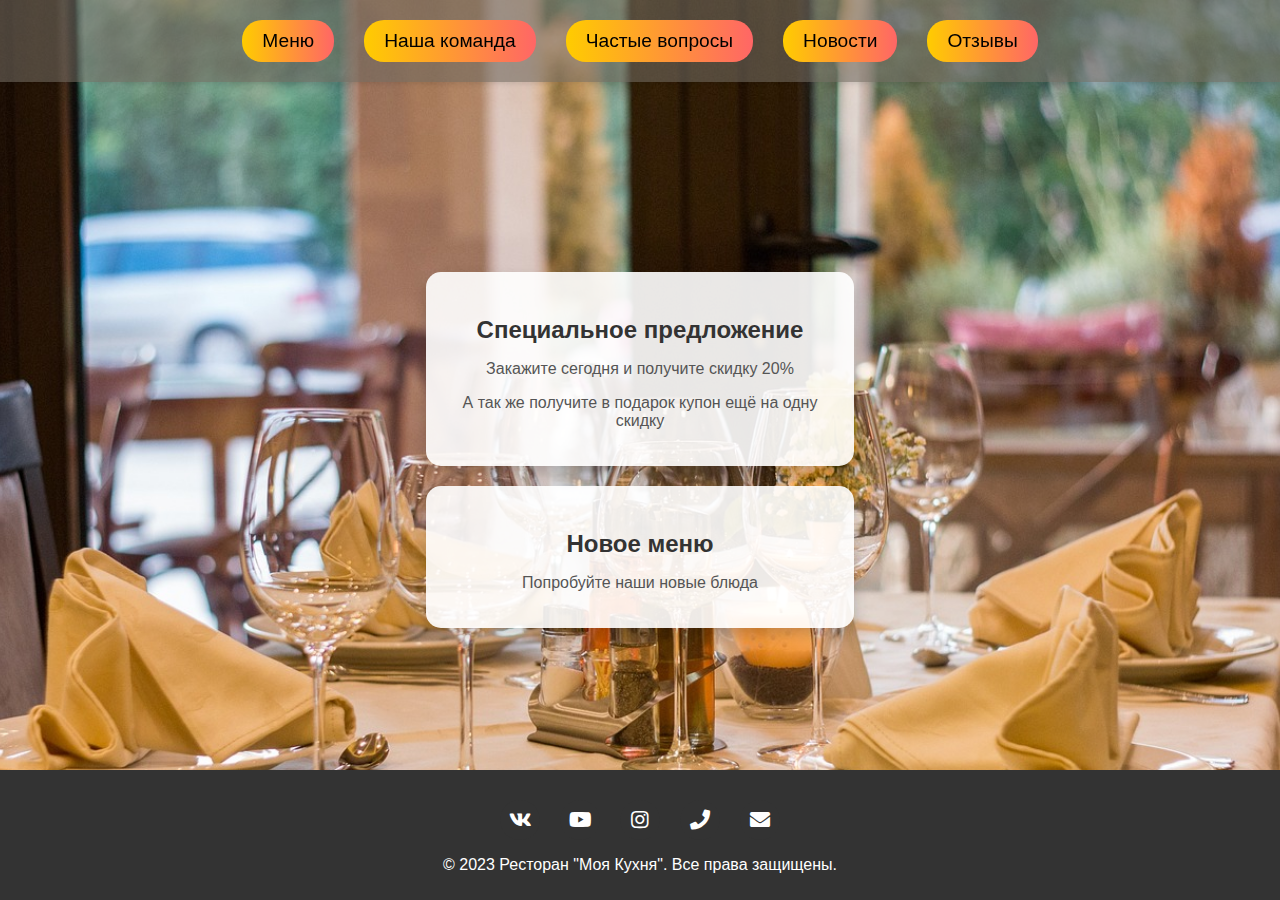
<file: index.html>
<!DOCTYPE html>
<html lang="en">

<head>
  <meta charset="UTF-8">
  <meta name="viewport" content="width=device-width, initial-scale=1.0">
  <title>Ресторан "Моя Кухня"</title>
  <link rel="stylesheet" href="https://cdnjs.cloudflare.com/ajax/libs/font-awesome/5.15.4/css/all.min.css">
  <link rel="stylesheet" href="burger-menu.css">
  <link rel="stylesheet" href="styles.css">
  <style>
    /* Общие стили */
    body {
      margin: 0;
      font-family: Arial, sans-serif;
    }

    /* Стили для заднего фона */
    .hero {
      background-image: url('restaurant-449952_1280.jpg');
      background-size: cover;
      background-position: center;
      height: 100vh;
      display: flex;
      justify-content: center;
      align-items: center;
      text-align: center;
      color: white;
      padding: 0 20px;
      /* Небольшие отступы по бокам */
      position: relative;
    }
    /* Стили для новых разделов */
    /* Раздел Уникальные рецепты */
    

    .hero h1 {
      display: none;
      /* Удаляем текст "Добро пожаловать" */
    }

    .hero h3 {
      font-size: 1.5em;
      margin-bottom: 10px;
    }

    .hero p {
      font-size: 1em;
    }

    /* Стили для раздела мероприятий */
    .events {
      padding: 50px 20px;
      text-align: center;
    }

    .event-list {
      display: flex;
      flex-wrap: wrap;
      justify-content: center;
    }

    .event {
      width: calc(33.33% - 40px);
      margin: 20px;
      padding: 20px;
      background-color: rgba(255, 255, 255, 0.9);
      border-radius: 10px;
      box-shadow: 0 4px 8px rgba(0, 0, 0, 0.1);
      transition: transform 0.3s ease;
    }

    .event:hover {
      transform: translateY(-5px);
    }

    .event h3 {
      font-size: 1.5em;
      margin-bottom: 10px;
    }

    .event p {
      font-size: 1em;
    }

    /* Адаптация для мобильных устройств */
    @media (max-width: 768px) {
      .events {
        padding: 30px 10px;
      }

      .event {
        width: calc(100% - 20px);
        margin: 10px auto;
      }
    }
  </style>
</head>
  

<body>
  <header class="header">
    <nav class="navigation">
      <ul class="nav-links">
        <!-- Добавим кнопку для вызова формы -->
        <li><a href="menu.html" class="btn">Меню</a></li>
        <li><a href="about.html" class="btn">Наша команда</a></li>
        <li><a href="voprosi.html" class="btn">Частые вопросы</a></li>
        <li><a href="novosti.html" class="btn">Новости</a></li>
        <li><a href="otzivi.html" class="btn">Отзывы</a></li>
        <!-- Добавляем кнопку авторизации -->
      </ul>
    </nav>

  </header>
  <div class="burger">
    <div class="line1"></div>
    <div class="line2"></div>
    <div class="line3"></div>
  </div>
  <main>
    <section id="home" class="hero">
      <div class="card-container">
        <div class="card">
          <h3>Специальное предложение</h3>
          <p>Закажите сегодня и получите скидку 20%</p>
          <p>А так же получите в подарок купон ещё на одну скидку </p>
        </div>
        <div class="card">
          <h3>Новое меню</h3>
          <p>Попробуйте наши новые блюда</p>
        </div>
        <!-- Добавьте другие карточки по вашему усмотрению -->
      </div>
    </section>
    
    <footer class="footer">
      <!-- Иконки социальных сетей -->
      <div class="social-icons">
        <a href="https://vk.com/ahahasanechka" class="social-icon"><i class="fab fa-vk"></i></a>
        <a href="https://www.youtube.com/channel/UCPkKbC6XpBxFPG0ZoKid3FQ" class="social-icon"><i
            class="fab fa-youtube"></i></a>
        <a href="https://www.instagram.com/ahahasanechka/" class="social-icon"><i class="fab fa-instagram"></i></a>
        <a href="tel:+1234567890" class="social-icon"><i class="fas fa-phone"></i></a>
        <a href="mailto:example@example.com" class="social-icon"><i class="fas fa-envelope"></i></a>

      </div>

      <p>© 2023 Ресторан "Моя Кухня". Все права защищены.</p>
    </footer>

    <script src="./burger.js"></script>
</body>

</html>
</file>
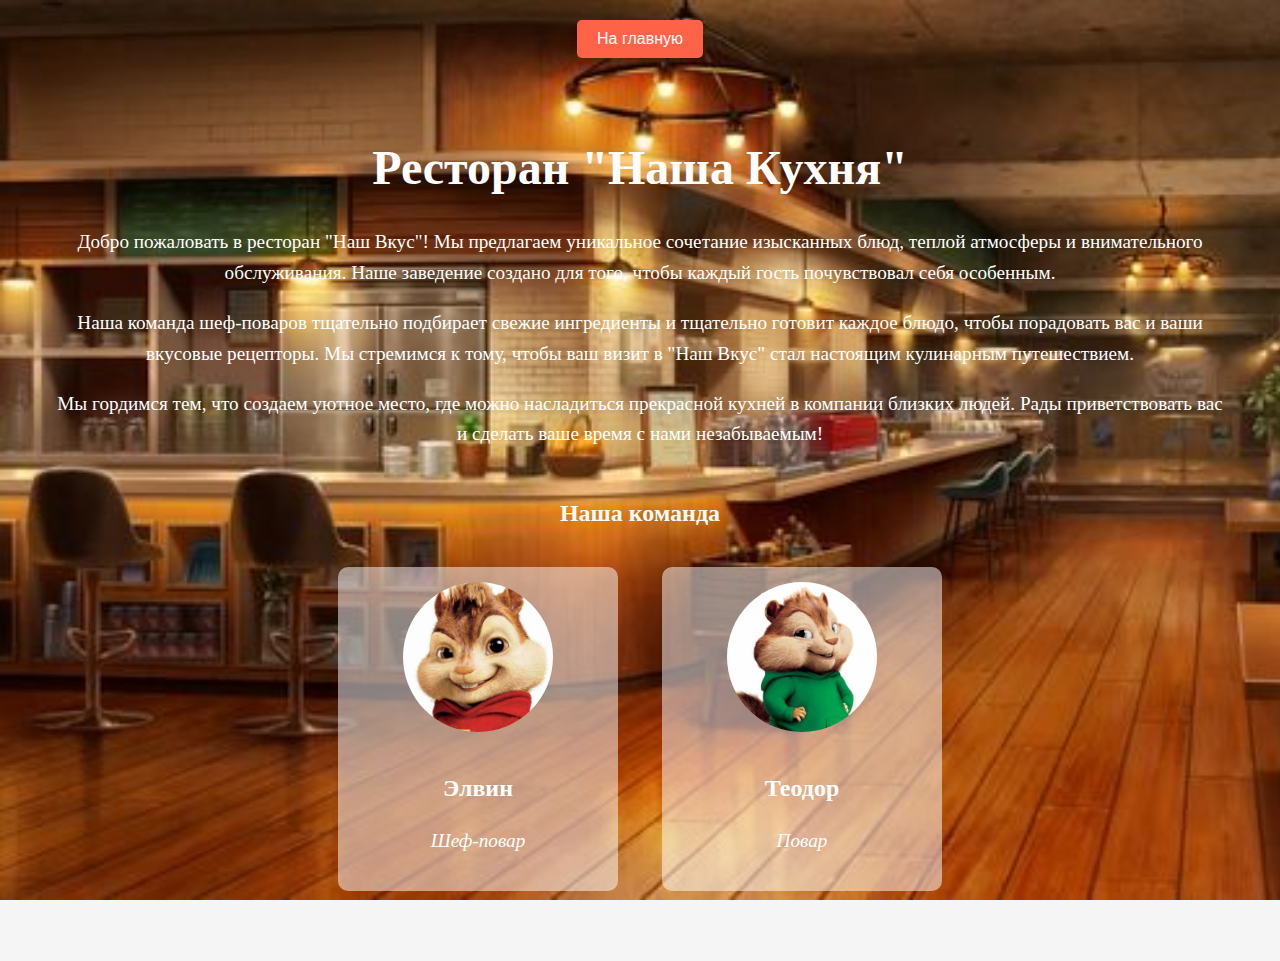
<file: about.html>
<!DOCTYPE html>
<html lang="en">
<head>
  <meta charset="UTF-8">
  <meta name="viewport" content="width=device-width, initial-scale=1.0"> <!-- Оптимизация для мобильных устройств -->
  <title>О нас - Ресторан "Наш Вкус"</title>
  <link rel="stylesheet" href="styles.css"> <!-- Подключение файла стилей CSS -->
  <link rel="stylesheet" href="styles2about.css"> <!-- Подключение файла стилей CSS -->
</head>
<body>

<!-- Кнопка "На главную" -->
<div class="top-button">
  <a href="saitik.html">
    <button class="main-button">На главную</button>
  </a>
</div>

<!-- Заголовок и контент "О нас" -->
<section id="about">
  <h1>  Ресторан "Наша Кухня"</h1>
  <p>
    Добро пожаловать в ресторан "Наш Вкус"! Мы предлагаем уникальное сочетание изысканных блюд, теплой атмосферы и внимательного обслуживания. Наше заведение создано для того, чтобы каждый гость почувствовал себя особенным.
  </p>
  <p>
    Наша команда шеф-поваров тщательно подбирает свежие ингредиенты и тщательно готовит каждое блюдо, чтобы порадовать вас и ваши вкусовые рецепторы. Мы стремимся к тому, чтобы ваш визит в "Наш Вкус" стал настоящим кулинарным путешествием.
  </p>
  <p>
    Мы гордимся тем, что создаем уютное место, где можно насладиться прекрасной кухней в компании близких людей. Рады приветствовать вас и сделать ваше время с нами незабываемым!
  </p>

  <!-- Блок информации о сотрудниках -->
  <div id="team">
    <h2>Наша команда</h2>
    <div class="employee">
      <img src="Elvin.jpg" alt="Элвин">
      <h3>Элвин</h3>
      <p>Шеф-повар</p>
    </div>
    <div class="employee">
      <img src="teodor.jpg" alt="Сотрудник 2">
      <h3>Теодор</h3>
      <p>Повар</p>
    </div>
    <!-- Добавьте аналогичные блоки для других сотрудников -->
  </div>
</section>

</body>
</html>
</file>
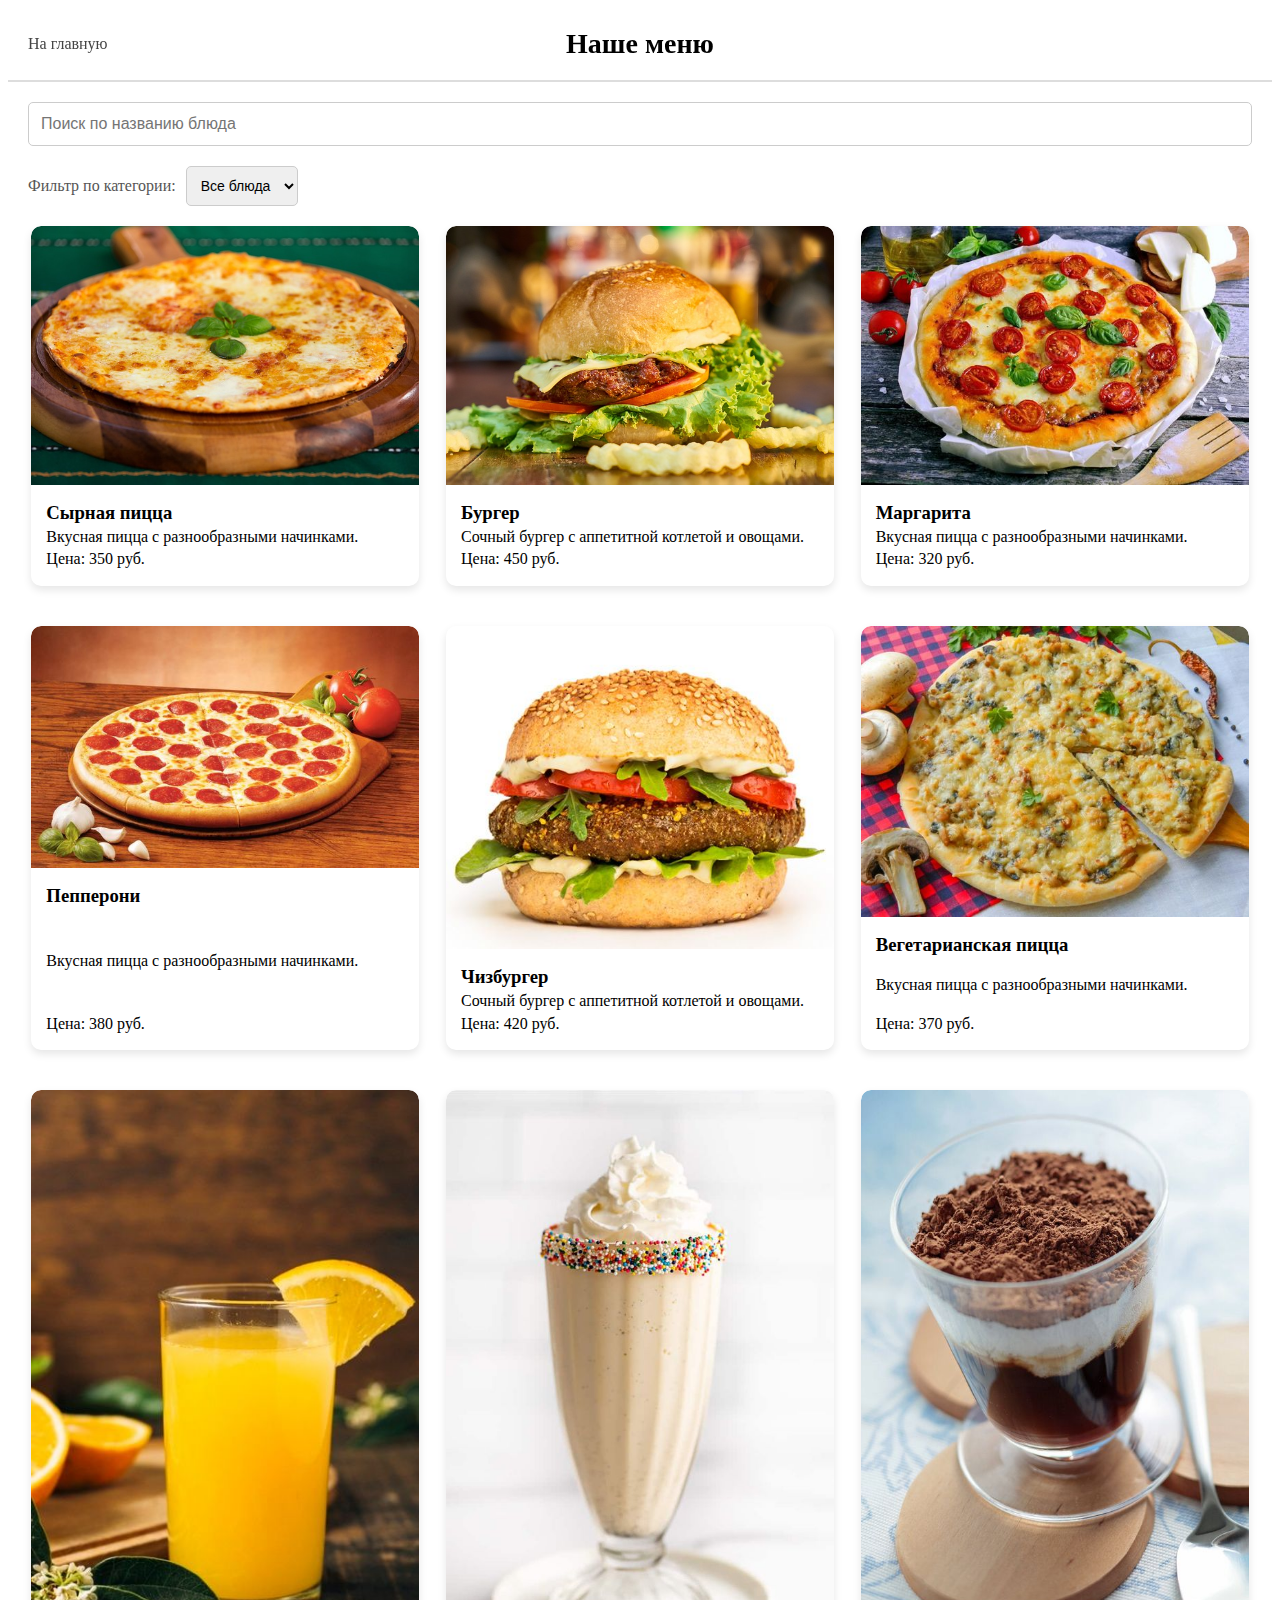
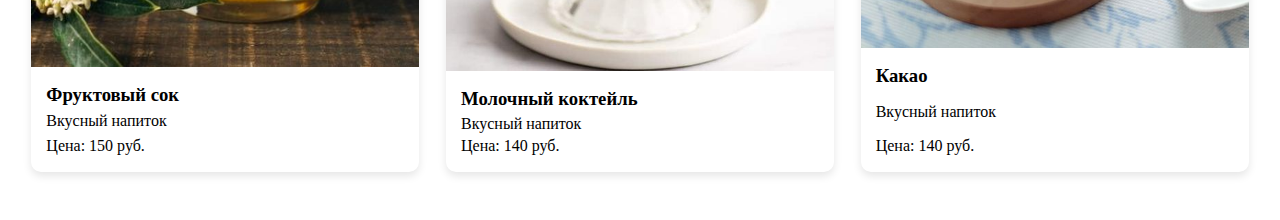
<file: menu.html>
<!DOCTYPE html>
<html lang="en">
<head>
  <meta charset="UTF-8">
  <meta name="viewport" content="width=device-width, initial-scale=1.0">
  <title>Меню</title>
  <link rel="preload" href="pexels-roman-odintsov-4551832.jpg" as="image">

   <!-- Предварительная загрузка изображений -->
   <link rel="preload" href="food-3337656_640.jpg" as="image">
   <link rel="preload" href="371ca16f9a887e4a7d2c90c17ebaab77.jpg" as="image">
   <link rel="preload" href="584006059d5b9ba8c3b3560055c37a90.jpg" as="image">
   <link rel="preload" href="7072a7cb747d63a72f7c96c571bbb9c2.jpg" as="image">
   <link rel="preload" href="burger-3047550_640.jpg" as="image">
   <link rel="preload" href="234592f8ab997369dd2bd20ad04e61df.jpg" as="image">
   <link rel="preload" href="6516320288347632e65f2ce5b0627810.jpg" as="image">
   <link rel="preload" href="sok.jpg" as="image">
   <link rel="preload" href="nap.jpg" as="image">
   <link rel="preload" href="kakao.jpg" as="image">

   <!-- Добавьте предварительную загрузку для других изображений -->
 

<!-- Остальной HTML и код JavaScript -->

  <!-- Подключение стилей -->
<style>
  /* Ваши стили здесь */
 /* Стили для заднего фона */
 .hero {
      background-image: url('restaurant-449952_1280.jpg');
      background-size: cover;
      background-position: center;
      height: 100vh;
      display: flex;
      justify-content: center;
      align-items: center;
      text-align: center;
      color: white;
      padding: 0 20px;
      /* Небольшие отступы по бокам */
      position: relative;
    }
    /* Стили для новых разделов */
    /* Раздел Уникальные рецепты */
    

    .hero h1 {
      display: none;
      /* Удаляем текст "Добро пожаловать" */
    }

    .hero h3 {
      font-size: 1.5em;
      margin-bottom: 10px;
    }

    .hero p {
      font-size: 1em;
    }
  header {
    background-color: rgba(255, 255, 255, 0.9);
    padding: 20px 0;
    text-align: center;
    border-bottom: 2px solid #ddd;
    position: relative;
    backdrop-filter: blur(10px); /* Применение размытия к фону шапки */
  }

  h1 {
    margin: 0;
    font-size: 28px;
    font-weight: bold;
  }

  .go-back {
    position: absolute;
    left: 20px;
    top: 50%;
    transform: translateY(-50%);
    color: #444;
    text-decoration: none;
    transition: color 0.3s ease;
  }

  .go-back:hover {
    color: #000;
  }

  main {
  padding: 20px;
  overflow-x: hidden; /* Добавляем свойство для скрытия горизонтальной прокрутки */
}


  .search-bar input[type="text"] {
    padding: 12px;
    font-size: 16px;
    border: 1px solid #ccc;
    border-radius: 5px;
    width: 100%;
    box-sizing: border-box;
    margin-bottom: 20px;
  }

  .filter-controls {
    display: flex;
    align-items: center;
    margin-bottom: 20px;
  }

  .filter-controls label {
    font-size: 16px;
    color: #555;
    margin-right: 10px;
  }

  .filter-controls select {
    padding: 10px;
    font-size: 14px;
    border-radius: 5px;
    border: 1px solid #ccc;
  }

  .menu-list {
    display: flex;
    flex-wrap: wrap;
    gap: 20px;
    justify-content: space-around;
  }

  .dish-card {
    width: calc(33.33% - 20px);
    margin-bottom: 20px;
    border-radius: 10px;
    overflow: hidden;
    box-shadow: 0 4px 8px rgba(0, 0, 0, 0.1);
    transition: transform 0.3s ease;
    background-color: #fff;
  }

  .dish-card:hover {
    transform: translateY(-5px);
  }

  .dish-card {
  width: calc(33.33% - 20px);
  max-width: calc(33.33% - 20px);
  margin-bottom: 20px;
  border-radius: 10px;
  overflow: hidden;
  box-shadow: 0 4px 8px rgba(0, 0, 0, 0.1);
  transition: transform 0.3s ease;
  background-color: #fff;
  display: flex;
  flex-direction: column;
}

.dish-card:hover {
  transform: translateY(-5px);
}

.dish-card img {
  width: 100%; /* Изменяем ширину изображения на 100% */
  height: auto; /* Позволяет изображению сохранять пропорции */
  object-fit: cover;
  border-radius: 10px 10px 0 0;
}


.dish-details {
  padding: 15px;
  border-radius: 0 0 10px 10px;
  flex-grow: 1;
  display: flex;
  flex-direction: column;
  justify-content: space-between;
  white-space: normal;
  line-height: 1.4;
  overflow: hidden;
}

.dish-details h3,
.dish-details p {
  margin: 0; /* Сброс внутренних отступов у заголовков и параграфов */
  padding: 0; /* Сброс внутренних отступов у заголовков и параграфов */
}



@media screen and (max-width: 1024px) {
  /* Стили для планшетов и больших телефонов в горизонтальной ориентации */
  .dish-card {
    width: calc(50% - 20px); /* Изменяем ширину на 50% для планшетов */
    max-width: calc(50% - 20px); /* Изменяем максимальную ширину */
    margin-bottom: 20px;
  }
}

@media screen and (max-width: 768px) {
  /* Стили для мобильных устройств */
  .dish-card {
    width: calc(100% - 20px); /* Изменяем ширину на 100% для мобильных устройств */
    max-width: calc(100% - 20px); /* Изменяем максимальную ширину */
    margin-bottom: 20px;
  }
}

@media screen and (max-width: 480px) {
  /* Дополнительные стили для узких мобильных устройств */
  .dish-card {
    width: calc(100% - 10px); /* Изменяем ширину на 100% для очень узких мобильных устройств */
    max-width: calc(100% - 10px); /* Изменяем максимальную ширину */
    margin-bottom: 10px;
  }

  .dish-details {
    padding: 10px; /* Уменьшаем внутренний отступ */
  }

  .dish-details h3,
  .dish-details p {
    margin: 5px 0; /* Уменьшаем отступы у заголовков и параграфов */
  }
}


</style>

</head>
<body>
  <header>
    <a href="saitik.html" class="go-back">На главную</a>
    <h1>Наше меню</h1>
  </header>

  <main>
    <div class="search-bar">
      <input type="text" id="searchInput" placeholder="Поиск по названию блюда">
    </div>

    <div class="filter-controls">
      <label for="categoryFilter">Фильтр по категории:</label>
      <select id="categoryFilter">
        <option value="all">Все блюда</option>
        <option value="pizza">Пицца</option>
        <option value="burger">Бургеры</option>
        <option value="drinks">Напитки</option> <!-- Добавлен раздел для напитков -->
        <!-- Добавьте другие категории по необходимости -->
      </select>
    </div>

    <div class="menu-list">
      <!-- Карточки для блюд -->
    </div>
  </main>

  <!-- Подключение скрипта -->
  <script>
    function displayMenu(dishesList) {
      const menuList = document.querySelector('.menu-list');
      menuList.innerHTML = '';

      dishesList.forEach((dish) => {
        const dishElement = document.createElement('div');
        dishElement.classList.add('dish-card');

        dishElement.innerHTML = `
          <img src="${getImagePath(dish.category, dish.name)}" alt="${dish.name}">
          <div class="dish-details">
            <h3>${dish.name}</h3>
            <p>${getDescription(dish.category)}</p>
            <p>Цена: ${dish.price} руб.</p>
            <!-- Другая информация о блюде -->
          </div>
        `;
        menuList.appendChild(dishElement);
      });
    }

    // Функция для получения пути к изображению в зависимости от категории и имени блюда
    function getImagePath(category, dishName) {
  const pizzaImages = {
    'сырная пицца': 'food-3337656_640.jpg',
        'маргарита': '371ca16f9a887e4a7d2c90c17ebaab77.jpg',
        'пепперони': '584006059d5b9ba8c3b3560055c37a90.jpg',
        'вегетарианская пицца': '7072a7cb747d63a72f7c96c571bbb9c2.jpg',
    // ... (изображения для пиццы)
  };

  const burgerImages = {
    'бургер': 'burger-3047550_640.jpg',
        'чизбургер': '234592f8ab997369dd2bd20ad04e61df.jpg',
        'гриль-бургер': '6516320288347632e65f2ce5b0627810.jpg',
    // ... (изображения для бургеров)
  };

  const drinkImages = {
    'фруктовый сок': 'sok.jpg',
    'Молочный коктейль' : 'nap.jpg',
    'какао': 'kakao.jpg'
    // Добавьте другие изображения для напитков
  };
  

  if (category.toLowerCase() === 'pizza') {
    return pizzaImages[dishName.toLowerCase()] || 'food-3337656_640.jpg';
  } else if (category.toLowerCase() === 'burger') {
    return burgerImages[dishName.toLowerCase()] || 'food-3337656_640.jpg';
  } else if (category.toLowerCase() === 'drinks') { // Добавлена проверка на категорию "drinks"
    return drinkImages[dishName.toLowerCase()] || 'nap.jpg'; // Указано изображение по умолчанию для напитков
  } else {
    return 'default-image.jpg'; // Изображение по умолчанию для других категорий
  }
}

    // Функция для получения описания в зависимости от категории
    function getDescription(category) {
      if (category.toLowerCase() === 'pizza') {
        return 'Вкусная пицца с разнообразными начинками.';
      } else if (category.toLowerCase() === 'burger') {
        return 'Сочный бургер с аппетитной котлетой и овощами.';
      } else {
        return 'Вкусный напиток';
      }
    }

    // Массив с блюдами
    const dishes = [
  { name: 'Сырная пицца', price: 350, category: 'pizza' },
  { name: 'Бургер', price: 450, category: 'burger' },
  { name: 'Маргарита', price: 320, category: 'pizza' },
  { name: 'Пепперони', price: 380, category: 'pizza' },
  { name: 'Чизбургер', price: 420, category: 'burger' },
  { name: 'Вегетарианская пицца', price: 370, category: 'pizza' },
  // Добавлены напитки
  { name: 'Фруктовый сок', price: 150, category: 'drinks' },
  { name: 'Молочный коктейль', price: 140, category: 'drinks' },
  { name: 'Какао', price: 140, category: 'drinks' },
  
  
  
  // Добавьте другие напитки с категорией 'drinks'
];

      // Добавьте другие блюда с соответствующими категориями

    // Функция для фильтрации блюд по категории "пицца"
    function filterByPizza() {
      const filteredDishes = dishes.filter((dish) =>
        dish.category.toLowerCase() === 'pizza'
      );
      displayMenu(filteredDishes);
    }

    // Обработчик события для кнопки фильтрации пиццы
    document.getElementById('categoryFilter').addEventListener('change', () => {
      const selectedCategory = document.getElementById('categoryFilter').value;
      let filteredDishes = dishes;

      if (selectedCategory !== 'all') {
        filteredDishes = dishes.filter((dish) =>
          dish.category.toLowerCase() === selectedCategory
        );
      }

      displayMenu(filteredDishes);
    });

    // Функция для фильтрации блюд по поиску
    function filterBySearch() {
      const searchInput = document.getElementById('searchInput').value.toLowerCase().trim();
      const filteredDishes = dishes.filter((dish) =>
        dish.name.toLowerCase().includes(searchInput)
      );
      displayMenu(filteredDishes);
    }

    // Обработчик события для поля ввода поиска
    document.getElementById('searchInput').addEventListener('input', filterBySearch);

    // При загрузке страницы отображаем все блюда в меню
    displayMenu(dishes);
  </script>
</body>
</html>
<!-- ... (ваш предыдущий HTML код) ... -->
</file>
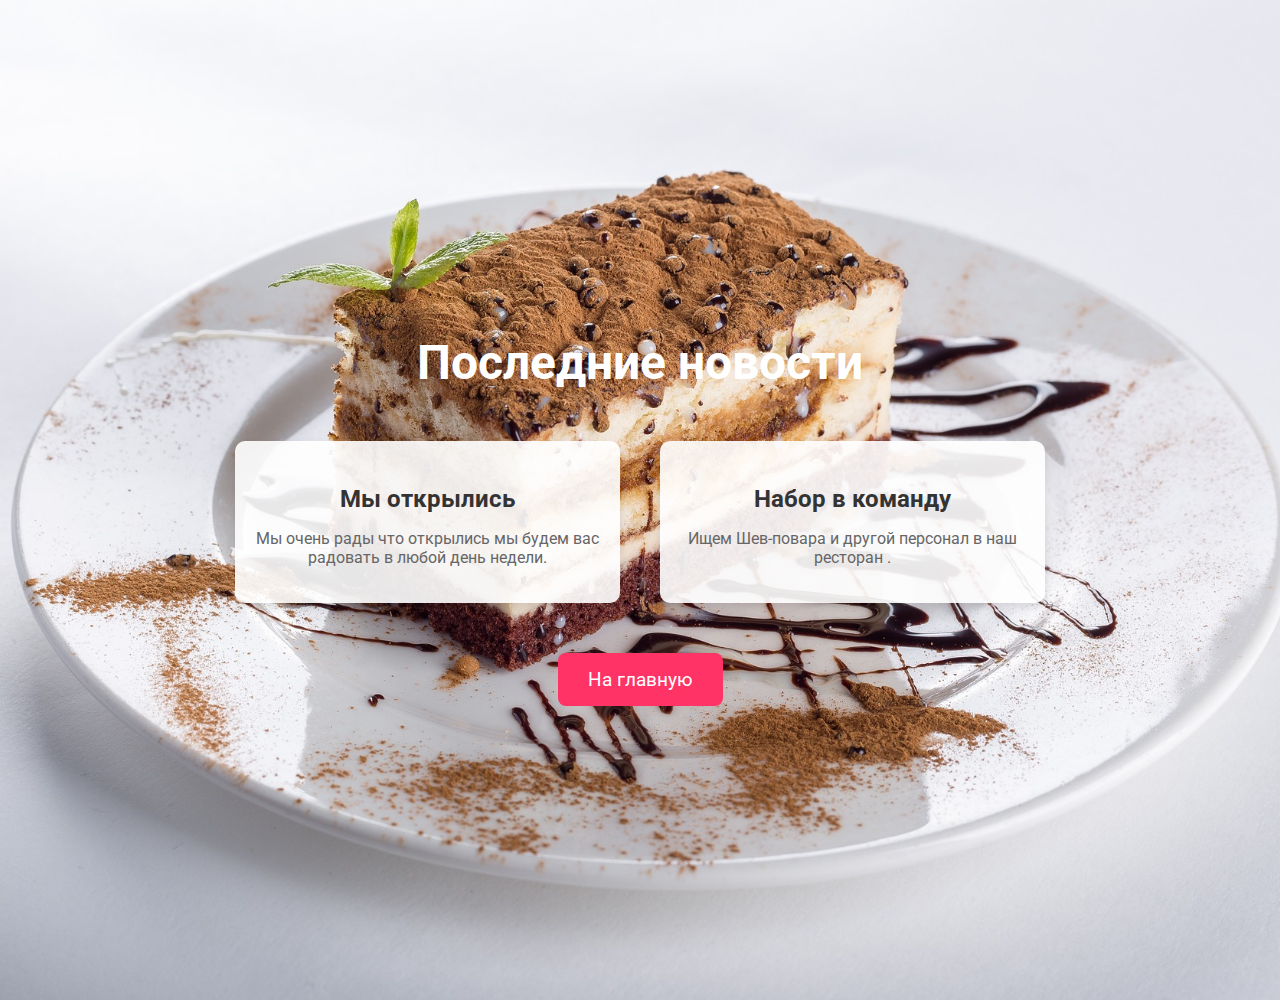
<file: novosti.html>
<!DOCTYPE html>
<html lang="en">

<head>
  <meta charset="UTF-8">
  <meta name="viewport" content="width=device-width, initial-scale=1.0">
  <title>Ресторан "Моя Кухня"</title>
  <link href="https://fonts.googleapis.com/css2?family=Roboto:wght@400;700&display=swap" rel="stylesheet">
  <link rel="stylesheet" href="https://cdnjs.cloudflare.com/ajax/libs/font-awesome/5.15.4/css/all.min.css">
  <style>
    /* Общие стили */
    body {
      margin: 0;
      font-family: 'Roboto', sans-serif;
      color: #333;
    }

    /* Стили для новостного раздела */
    .news {
      background-image: url('cake-1971552_1920.jpg'); /* Подставьте вашу фоновую картинку */
      background-size: cover;
      background-position: center;
      padding: 50px 20px;
      text-align: center;
      color: #fff;
      display: flex;
      flex-direction: column;
      justify-content: center;
      align-items: center;
      height: 100vh;
    }

    .news h2 {
      font-size: 3em;
      margin-bottom: 30px;
      font-weight: 700;
    }

    .news-list {
      display: flex;
      flex-wrap: wrap;
      justify-content: center;
    }

    .news-item {
      width: calc(33.33% - 40px);
      margin: 20px;
      padding: 20px;
      background-color: rgba(255, 255, 255, 0.9);
      border-radius: 10px;
      box-shadow: 0 4px 8px rgba(0, 0, 0, 0.1);
      transition: transform 0.3s ease;
    }

    .news-item:hover {
      transform: translateY(-5px);
    }

    .news-item h3 {
      font-size: 1.5em;
      margin-bottom: 10px;
      font-weight: 700;
      color: #333;
    }

    .news-item p {
      font-size: 1em;
      color: #666;
    }

    /* Стили для кнопок */
    .buttons {
      display: flex;
      margin-top: 30px;
    }

    .buttons a {
      display: inline-block;
      padding: 15px 30px;
      margin: 0 10px;
      background-color: #ff3366;
      color: #fff;
      text-decoration: none;
      font-size: 1.2em;
      border-radius: 8px;
      transition: background-color 0.3s ease;
    }

    .buttons a:hover {
      background-color: #cc0044;
    }

    /* Адаптация для мобильных устройств */
    @media (max-width: 768px) {
      .news {
        padding: 30px 10px;
      }

      .news h2 {
        font-size: 2em;
        margin-bottom: 15px;
      }

      .news-item {
        width: calc(100% - 20px);
        margin: 10px auto;
      }

      .buttons {
        flex-direction: column;
        margin-top: 20px;
      }

      .buttons a {
        margin: 10px 0;
      }
    }
  </style>
</head>

<body>
  <main>
    <!-- Новостной раздел -->
    <section id="news" class="news">
      <h2>Последние новости</h2>
      <div class="news-list">
        <div class="news-item">
          <h3>Мы открылись</h3>
          <p>Мы очень рады что открылись мы будем вас радовать в любой день недели.</p>
        </div>
        <div class="news-item">
          <h3>Набор в команду</h3>
          <p>Ищем Шев-повара и другой персонал в наш ресторан .</p>
        </div>
        <!-- Добавьте другие новости здесь -->
      </div>
      

      <!-- Кнопка для перехода на сайт -->
      <div class="buttons">
        <a href="saitik.html">На главную</a>
      </div>
    </section>
  </main>

  <footer class="footer">
    <!-- Содержимое подвала -->
  </footer>
</body>

</html>
</file>
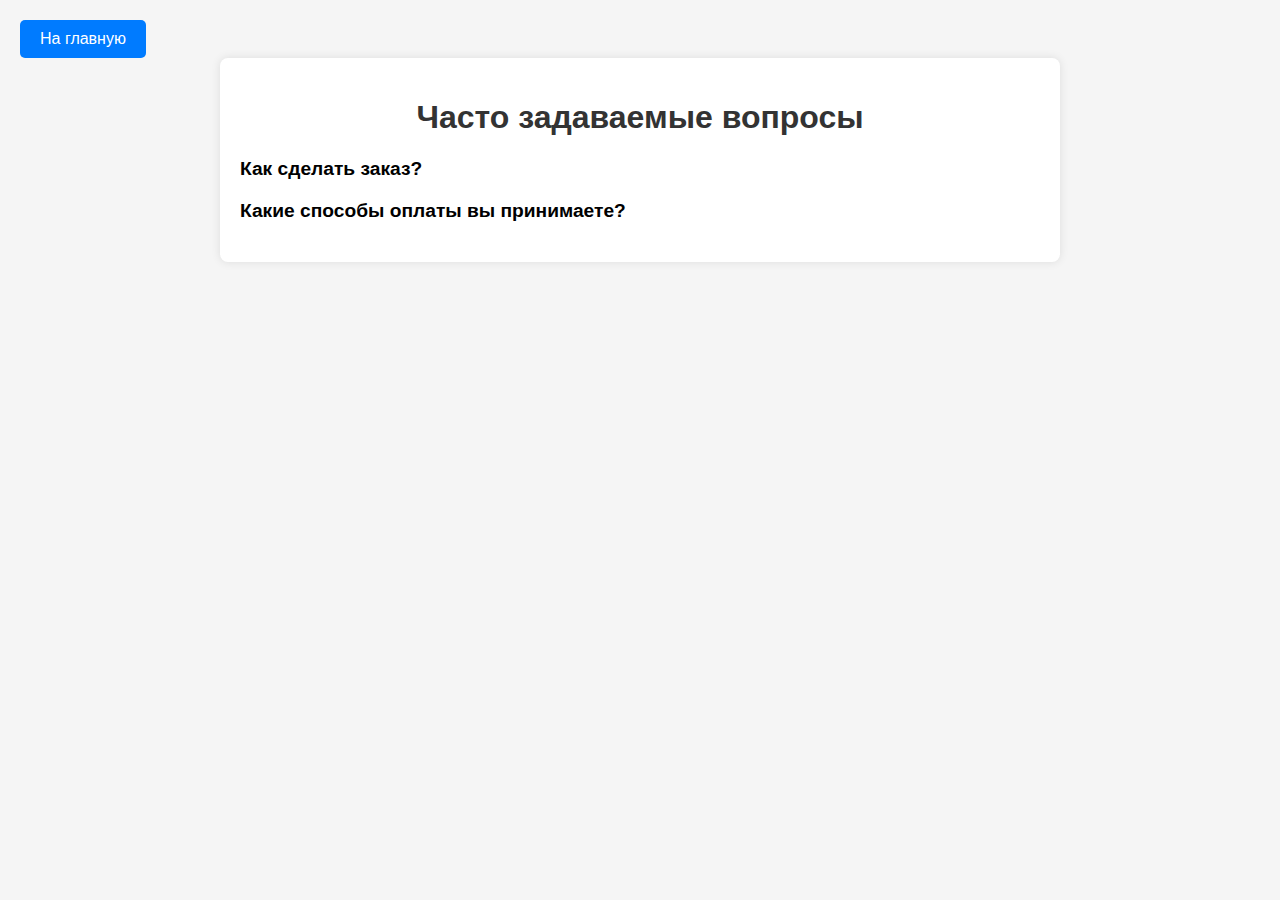
<file: voprosi.html>
<!DOCTYPE html>
<html lang="en">
<head>
  <meta charset="UTF-8">
  <meta name="viewport" content="width=device-width, initial-scale=1.0">
  <title>Часто задаваемые вопросы - Ресторан "Моя Кухня"</title>
  <title>Главная страница</title>
</head>
<body>
  <!-- Кнопка для перехода на saitik.html -->
  <a href="saitik.html" class="btn">На главную</a>
  <link rel="stylesheet" href="styleotvet.css">
</head>
<body>
  <div class="faq">
    <h1>Часто задаваемые вопросы</h1>

    <div class="question">
      <h2>Как сделать заказ?</h2>
      <div class="answer">
        <p>Для размещения заказа, вы можете воспользоваться нашим онлайн-меню на сайте или позвонить по телефону, указанному на странице контактов.</p>
      </div>
    </div>

    <div class="question">
      <h2>Какие способы оплаты вы принимаете?</h2>
      <div class="answer">
        <p>Мы принимаем оплату наличными, банковскими картами, а также через электронные платежные системы.</p>
      </div>
    </div>

    <!-- Добавьте другие вопросы и ответы по аналогии -->
  </div>

  <script src="otvet.js"></script>
</body>
</html>
</file>
<file: burger-menu.css>
/* Стили для бургер-меню */
.burger {
  display: none;
  cursor: pointer;
}

.burger div {
  width: 25px;
  height: 3px;
  background-color: #fff;
  margin: 5px;
  transition: transform 0.4s;
}

/* Анимация бургер-меню */
.change .line1 {
  transform: rotate(-45deg) translate(-5px, 6px);
}

.change .line2 {
  opacity: 0;
}

.change .line3 {
  transform: rotate(45deg) translate(-5px, -6px);
}

/* Скрыть обычное меню на мобильных устройствах */
.nav-links {
  display: none;
}

/* Показать меню при активации бургер-меню */
.nav-active .nav-links {
  display: block;
}

/* Медиа-запрос для показа бургер-меню на мобильных устройствах */
@media screen and (max-width: 768px) {
  .burger {
    display: block;
    position: absolute;
    top: 20px;
    right: 20px;
    z-index: 999;
  }

  /* Скрыть обычное меню на мобильных устройствах */
  .navigation {
    display: none;
  }

  /* Показать шапку при активации бургер-меню */
  .header-active {
    display: block;
  }
}

/* Скрыть шапку только на мобильных устройствах */
@media screen and (max-width: 768px) {
  .header {
    display: none;
  }
}

/* Показать шапку при активации бургер-меню */
.header-active {
  display: block;
}
</file>
<file: styles.css>
/* Стили для шапки */
.header {
  background-color: #70695f96; /* Цвет фона */
  color: black; /* Цвет текста */
  padding: 20px 0;
  margin: 0;
  text-align: center;
  position: fixed;
  width: 100%; /* Растягиваем на всю ширину экрана */
  left: 0;
  top: 0;
  /* Добавляем тень */
  box-shadow: 0 2px 5px rgba(0, 0, 0, 0.1);
  z-index: 999; /* Помещаем шапку поверх остального контента */
}

.navigation {
  display: flex;
  justify-content: center;
  width: 100%; /* Растягиваем на всю ширину родительского элемента */
}

.nav-links {
  list-style: none;
  margin: 0;
  padding: 0;
  display: flex;
}

.nav-links li {
  margin: 0 15px;
}

.nav-links li a {
  text-decoration: none;
  color: black;
  padding: 8px 15px;
  border-radius: 5px;
  transition: background-color 0.3s ease;
}

.nav-links li a:hover {
  background-color: #ffdb4d; /* Изменяем цвет кнопок при наведении */
}

/* Для кнопок в контенте */
.btn {
  display: inline-block;
  padding: 10px 20px;
  background-color: #3366ff;
  color: #fff;
  text-decoration: none;
  border-radius: 5px;
  transition: background-color 0.3s ease;
}

.btn:hover {
  background-color: #0033cc;
  transform: scale(1.1);
  box-shadow: 0 0 10px rgba(0, 0, 0, 0.3);
}

/* Подвал */
.footer {
  position: fixed;
  left: 0;
  bottom: 0;
  width: 100%;
  background-color: #333;
  color: white;
  text-align: center;
  padding: 10px 0;
  z-index: 9999; /* Для убедительности, что подвал поверх других элементов */
}

/* Для мобильных устройств или экранов с маленькой шириной */
@media (max-width: 768px) {
  .footer {
    position: fixed;
    width: 100%;
    bottom: 0;
  }
}



.btn:hover {
  background-color: #0033cc;
  transform: scale(1.1); /* Увеличиваем размер при наведении */
  box-shadow: 0 0 10px rgba(0, 0, 0, 0.3); /* Добавляем тень */
}

/* Стили для всплывающего окна */
.popup-overlay {
  display: flex;
  align-items: center;
  justify-content: center;
  position: fixed;
  top: 0;
  left: 0;
  width: 100%;
  height: 100%;
  background-color: rgba(0, 0, 0, 0.5);
  z-index: 9999;
}

.popup {
  background-color: #fff;
  padding: 20px;
  border-radius: 5px;
  text-align: center;
}

.popup button {
  padding: 10px 20px;
  background-color: #3366ff;
  color: #fff;
  border: none;
  border-radius: 5px;
  cursor: pointer;
  margin-top: 10px;
}

.popup button:hover {
  background-color: #0033cc;
}

/* Пример анимации для кнопок навигации */
.nav-links .btn {
  transition: transform 0.3s ease-in-out;
}

.nav-links .btn:hover {
  transform: scale(1.1);
}


/* Пример цветовой палитры */
body {
  background-color: #f5f5f5;
  color: #333;
  /* Другие цвета по вашему выбору */
}

/* Ваш файл styles.css */

/* Стили для заднего фона */
.hero {
  /* Установка фонового изображения и настройка его свойств */
  background-image: url('restaurant-449952_1280.jpg');
  background-size: cover;
  background-position: center;
  height: 100vh;
  margin: 0; /* Добавляем нулевые отступы для body */
  display: flex;
  justify-content: center;
  align-items: center;
  text-align: center;
}

body {
  margin: 0; /* Установка нулевых отступов */
}

/* Адаптация для мобильных устройств */
@media (max-width: 768px) {
  .footer {
    position: relative;
  }

  .nav-links {
    flex-direction: column;
    align-items: center;
  }

  .nav-links li {
    margin: 10px 0;
  }
}

/* Адаптация для планшетов */
@media (min-width: 769px) and (max-width: 1024px) {
  .nav-links {
    justify-content: space-around;
  }
}

@media only screen and (max-width: 480px) {
  .hero {
    background-size: cover;
    background-attachment: scroll; /* Изменяем прокрутку фона */
  }
}
/* Стили для кнопок навигации */
.nav-links li a {
  text-decoration: none;
  color: black;
  padding: 10px 20px; /* Увеличим внутренние отступы */
  border-radius: 20px; /* Более округлые углы */
  transition: background-color 0.3s ease;
  background-image: linear-gradient(to right, #ffcc00, #ff6666); /* Градиентный фон */
}

.nav-links li a:hover {
  background-color: #ffdb4d; /* Изменение цвета при наведении */
}

/* Стили для поля поиска */
.search-box {
  width: 250px; /* Ширина поля поиска */
  padding: 8px;
  border-radius: 20px; /* Более округлые углы */
  border: 1px solid #ccc; /* Граница */
  margin-left: 20px; /* Отступ слева */
  font-size: 14px;
}

/* Адаптация для мобильных устройств */
@media (max-width: 768px) {
  /* ... (ваш текущий CSS для мобильных устройств) ... */

  /* Изменения для поля поиска на мобильных устройствах */
  .search-box {
    width: 80%; /* Изменение ширины поля поиска */
    margin: 10px auto; /* Центрирование поля поиска */
  }
}

/* Стили для иконок социальных сетей */
.social-icons {
  display: flex;
  justify-content: center;
  align-items: center;
  margin-top: 20px;
}

.social-icon {
  display: inline-flex;
  align-items: center;
  justify-content: center;
  width: 40px;
  height: 40px;
  margin: 0 10px;
  border-radius: 50%;
  background-color: #333; /* Цвет фона иконки */
  color: white; /* Цвет иконки */
  text-decoration: none;
  transition: background-color 0.3s ease;
}

.social-icon:hover {
  background-color: #555; /* Изменение цвета фона при наведении */
}

.social-icon i {
  font-size: 20px; /* Размер иконки */
}

/* Стили для адаптации на мобильных устройствах */
@media (max-width: 768px) {
  .social-icons {
    margin-top: 10px;
  }
  
  .social-icon {
    width: 30px;
    height: 30px;
    margin: 0 8px;
  }
  
  .social-icon i {
    font-size: 16px;
  }
}
/* Стили для новостного раздела */
.news {
  padding: 50px 20px;
  text-align: center;
  background-color: #f9f9f9;
}

.news h2 {
  font-size: 2em;
  margin-bottom: 20px;
}

.news-list {
  display: flex;
  justify-content: center;
  align-items: center;
  flex-wrap: wrap;
}

.news-item {
  width: 300px;
  padding: 20px;
  margin: 10px;
  background-color: #fff;
  border-radius: 8px;
  box-shadow: 0 2px 4px rgba(0, 0, 0, 0.1);
  text-align: left;
}

.news-item h3 {
  font-size: 1.5em;
  margin-bottom: 10px;
}

.news-item p {
  font-size: 1em;
  color: #666;
}
/* Для мобильных устройств */
@media (max-width: 768px) {
  .header {
    padding: 8px 0;
  }

  .nav-links li {
    margin: 5px 0;
  }

  .nav-links li a {
    padding: 5px 8px;
  }

  .news {
    padding: 30px 10px;
  }

  .news h2 {
    font-size: 1.8em;
    margin-bottom: 15px;
  }

  .news-item {
    width: calc(100% - 20px);
    margin: 10px auto;
  }
}
.dish-card {
  width: calc(25% - 20px); /* Увеличиваем ширину карточки на десктопе до 25% с учетом отступов */
  border-radius: 10px;
  overflow: hidden;
  box-shadow: 0 4px 8px rgba(0, 0, 0, 0.1);
  transition: transform 0.3s ease;
  background-color: #fff;
}
.dish-card img {
  width: 100%;
  height: 400px; /* Изменяем высоту изображения на нужное вам значение */
  object-fit: cover; /* Обрезаем изображение по размерам контейнера */
  border-radius: 10px 10px 0 0; /* Опционально, добавляем скругление углов */
}

@media screen and (max-width: 1024px) {
  .dish-card {
    width: calc(33.33% - 20px); /* Для средних экранов уменьшаем ширину карточек */
  }
}

@media screen and (max-width: 768px) {
  .dish-card {
    width: calc(50% - 20px); /* Для меньших экранов карточки будут занимать половину ширины */
  }
}

@media screen and (max-width: 480px) {
  .dish-card {
    width: 100%; /* На самых маленьких экранах карточки будут занимать всю ширину */
  }
}


.header {
  position: fixed;
  top: 0;
  left: 0;
  width: 100%;
  z-index: 999; /* Позволяет шапке быть поверх остального контента */
}
/* Дополнительные стили для блока с задним фоном */
.hero {
  position: relative;
  background-image: url('restaurant-449952_1280.jpg');
  background-size: cover;
  background-position: center;
  height: 100vh;
  display: flex;
  justify-content: center;
  align-items: center;
  text-align: center;
  color: white;
  overflow: hidden;
}

.background-shapes {
  position: absolute;
  top: 0;
  left: 0;
  width: 100%;
  height: 100%;
  pointer-events: none;
}

.shape {
  position: absolute;
  background-color: rgba(255, 255, 255, 0.1);
  border-radius: 50%;
}

.shape1 {
  width: 150px;
  height: 150px;
  top: 20%;
  left: 10%;
  animation: animate1 15s linear infinite alternate;
}

.shape2 {
  width: 100px;
  height: 100px;
  top: 80%;
  left: 50%;
  animation: animate2 18s linear infinite alternate;
}

.shape3 {
  width: 80px;
  height: 80px;
  top: 50%;
  left: 80%;
  animation: animate3 20s linear infinite alternate;
}

@keyframes animate1 {
  0% {
    transform: translate(0, 0) scale(1);
  }
  100% {
    transform: translate(50px, 50px) scale(1.2);
  }
}

@keyframes animate2 {
  0% {
    transform: translate(0, 0) scale(1);
  }
  100% {
    transform: translate(-50px, -50px) scale(1.4);
  }
}

@keyframes animate3 {
  0% {
    transform: translate(0, 0) scale(1);
  }
  100% {
    transform: translate(-30px, 30px) scale(1.3);
  }
}

.main-content {
  position: relative;
  z-index: 1;
}

/* Стили для текста и кнопки */
.main-content h1 {
  font-size: 3em;
  margin-bottom: 20px;
}

.main-content p {
  font-size: 1.5em;
  margin-bottom: 30px;
}

.btn {
  padding: 10px 20px;
  font-size: 1.2em;
  text-decoration: none;
  background-color: #ff4500;
  color: white;
  border-radius: 5px;
  transition: background-color 0.3s ease;
}

.btn:hover {
  background-color: #ff6347;
}

/* Обновленные стили для карточек */
.card-container {
  display: flex;
  justify-content: center;
  align-items: center;
  gap: 20px;
  flex-wrap: wrap;
  padding: 20px;
}

.card {
  width: calc(55% - 20px); /* Ширина карточек */
  padding: 20px;
  background-color: rgba(255, 255, 255, 0.9);
  border-radius: 15px;
  box-shadow: 0 8px 16px rgba(0, 0, 0, 0.2);
  transition: transform 0.3s ease;
  text-align: center;
}

.card:hover {
  transform: translateY(-5px);
  box-shadow: 0 12px 20px rgba(0, 0, 0, 0.4);
}

.card h3 {
  font-size: 1.8em;
  margin-bottom: 10px;
  color: #333; /* Цвет заголовка */
}

.card p {
  font-size: 1.2em;
  color: #555; /* Цвет текста */
}

/* Адаптация карточек для мобильных устройств */
@media (max-width: 768px) {
  .card-container {
    flex-direction: column;
    align-items: center;
  }

  .card {
    width: 90%; /* Ширина карточек занимает большую часть экрана */
    margin-bottom: 20px; /* Отступ между карточками */
  }
}
</file>
<file: styles2about.css>
/* styles.css */

/* Задний фон */
body {
    background-image: url('9d47a48954ceac24f44483900da8024e.jpg'); /* Замените на вашу красивую картинку */
    background-size: cover;
    background-repeat: no-repeat;
    background-attachment: fixed;
    color: white; /* Цвет текста */
  }
  
  /* Стили для секции "О нас" */
  #about {
    text-align: center;
    padding: 50px;
  }
  
  /* Стили для заголовка */
  h1 {
    font-size: 3em;
  }
  
  /* Стили для текста */
  p {
    font-size: 1.2em;
    line-height: 1.6;
  }
  
  /* Стили для блока команды */
  #team {
    margin-top: 50px;
  }
  
  /* Стили для блока сотрудника */
  .employee {
    display: inline-block;
    width: 250px;
    margin: 20px;
    padding: 15px;
    background-color: rgba(255, 255, 255, 0.5); /* Прозрачный белый фон */
    border-radius: 10px;
    text-align: center;
    transition: transform 0.3s ease; /* Плавное изменение при наведении */
  }
  
  /* При наведении увеличиваем блок сотрудника */
  .employee:hover {
    transform: scale(1.05);
  }
  
  /* Стили для изображения сотрудника */
  .employee img {
    width: 150px;
    height: 150px;
    border-radius: 50%; /* Для круглой формы */
    object-fit: cover;
    margin-bottom: 15px;
    transition: transform 0.3s ease; /* Плавное изменение при наведении */
  }
  
  /* При наведении увеличиваем изображение */
  .employee:hover img {
    transform: scale(1.1);
  }
  
  /* Стили для имени сотрудника */
  .employee h3 {
    font-size: 1.5em;
  }
  
  /* Стили для должности сотрудника */
  .employee p {
    font-style: italic;
  }
  
  /* styles2about.css */
  
  /* Стили для кнопки на главную */
  .top-button {
    text-align: center;
    margin-top: 20px;
  }
  
  /* Стили для кнопки */
  .main-button {
    padding: 10px 20px;
    font-size: 1em;
    background-color: #FF6347; /* Цвет кнопки */
    color: white;
    border: none;
    border-radius: 5px;
    cursor: pointer;
  }
  
  .main-button:hover {
    background-color: #FF4500; /* Изменение цвета кнопки при наведении */
  }
</file>
<file: styleotvet.css>
body {
    font-family: Arial, sans-serif;
    margin: 0;
    padding: 20px;
    background-color: #f5f5f5;
  }
  
  .faq {
    max-width: 800px;
    margin: 0 auto;
    background-color: #fff;
    padding: 20px;
    border-radius: 8px;
    box-shadow: 0 0 10px rgba(0, 0, 0, 0.1);
  }
  
  h1 {
    text-align: center;
    color: #333;
  }
  
  .question {
    margin-bottom: 20px;
    cursor: pointer;
  }
  
  h2 {
    font-size: 1.2em;
    margin-bottom: 10px;
  }
  
  .answer {
    display: none;
  }

  .answer-visible {
    display: block; /* или inline, flex, grid, в зависимости от вашей вёрстки */
  }
  
  .answer p {
    margin: 0;
  }
  
  /* Медиа-запрос для адаптации на мобильные устройства */
  @media (max-width: 768px) {
    .faq {
      padding: 15px;
    }
  
    h2 {
      font-size: 1.1em;
    }
  }
  /* Стили для кнопки */
.btn {
    display: inline-block;
    padding: 10px 20px;
    background-color: #007bff;
    color: #fff;
    text-decoration: none;
    border-radius: 5px;
    transition: background-color 0.3s ease;
  }
  
  .btn:hover {
    background-color: #0056b3;
  }
</file>
